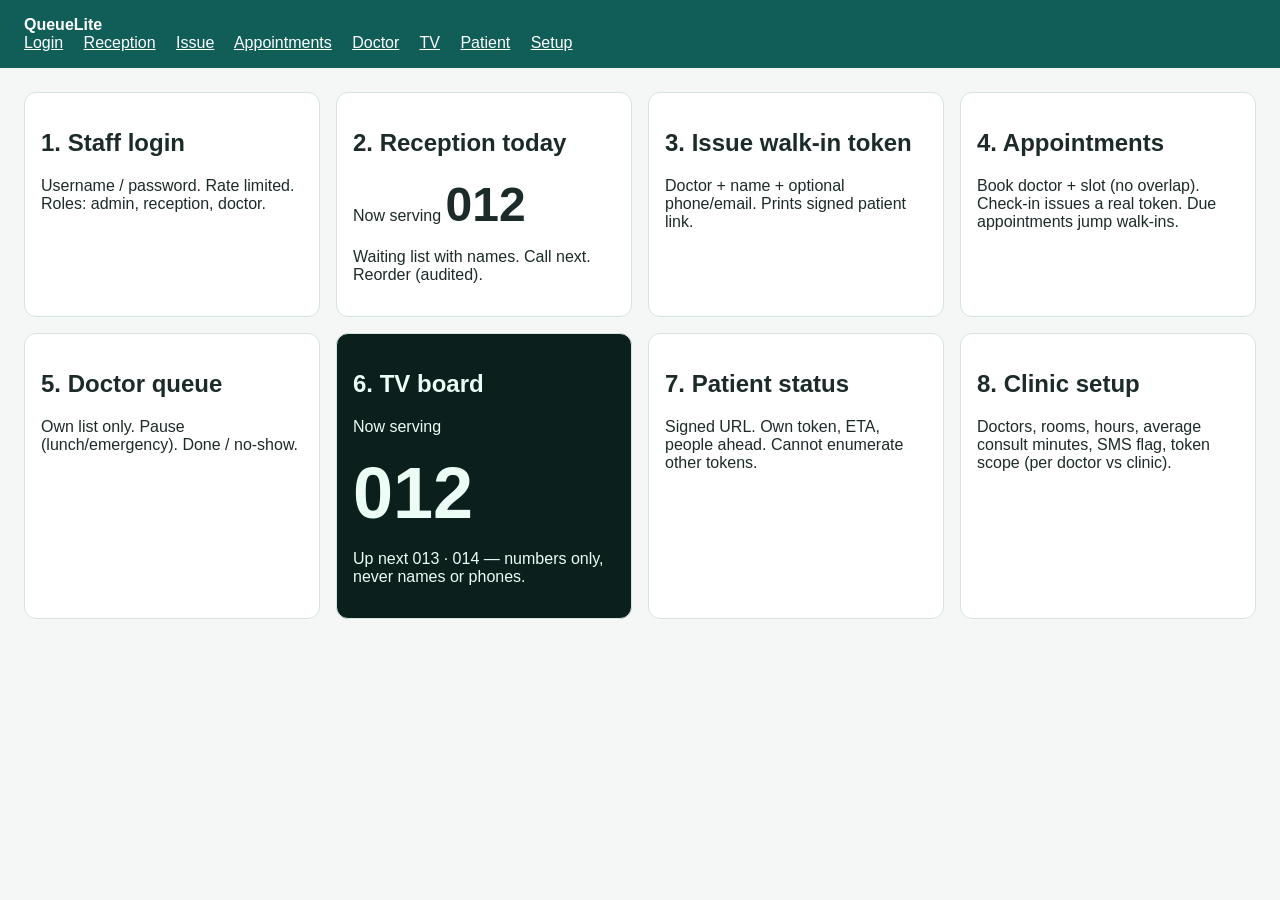
<file: design/queuelite/index.html>
<!DOCTYPE html>
<html lang="en">
<head>
  <meta charset="utf-8">
  <title>QueueLite UI prototype</title>
  <style>
    :root { font-family: "Source Sans 3", sans-serif; background: #f4f7f6; color: #1c2b29; }
    body { margin: 0; }
    header { background: #115e59; color: #fff; padding: 1rem 1.5rem; }
    main { display: grid; grid-template-columns: repeat(auto-fit, minmax(280px, 1fr)); gap: 1rem; padding: 1.5rem; }
    article { background: #fff; border-radius: 12px; padding: 1rem; border: 1px solid #d7e3df; }
    .token { font-size: 3rem; font-weight: 800; }
    nav a { color: #fff; margin-right: 1rem; }
    .tv { background: #0b1f1c; color: #ecfdf5; }
    .tv .token { font-size: 4.5rem; }
  </style>
</head>
<body>
  <header>
    <strong>QueueLite</strong>
    <nav>
      <a href="#login">Login</a>
      <a href="#reception">Reception</a>
      <a href="#issue">Issue</a>
      <a href="#appointments">Appointments</a>
      <a href="#doctor">Doctor</a>
      <a href="#tv">TV</a>
      <a href="#patient">Patient</a>
      <a href="#setup">Setup</a>
    </nav>
  </header>
  <main>
    <article id="login">
      <h2>1. Staff login</h2>
      <p>Username / password. Rate limited. Roles: admin, reception, doctor.</p>
    </article>
    <article id="reception">
      <h2>2. Reception today</h2>
      <p>Now serving <span class="token">012</span></p>
      <p>Waiting list with names. Call next. Reorder (audited).</p>
    </article>
    <article id="issue">
      <h2>3. Issue walk-in token</h2>
      <p>Doctor + name + optional phone/email. Prints signed patient link.</p>
    </article>
    <article id="appointments">
      <h2>4. Appointments</h2>
      <p>Book doctor + slot (no overlap). Check-in issues a real token. Due appointments jump walk-ins.</p>
    </article>
    <article id="doctor">
      <h2>5. Doctor queue</h2>
      <p>Own list only. Pause (lunch/emergency). Done / no-show.</p>
    </article>
    <article id="tv" class="tv">
      <h2>6. TV board</h2>
      <p>Now serving</p>
      <div class="token">012</div>
      <p>Up next 013 · 014 — numbers only, never names or phones.</p>
    </article>
    <article id="patient">
      <h2>7. Patient status</h2>
      <p>Signed URL. Own token, ETA, people ahead. Cannot enumerate other tokens.</p>
    </article>
    <article id="setup">
      <h2>8. Clinic setup</h2>
      <p>Doctors, rooms, hours, average consult minutes, SMS flag, token scope (per doctor vs clinic).</p>
    </article>
  </main>
</body>
</html>
</file>
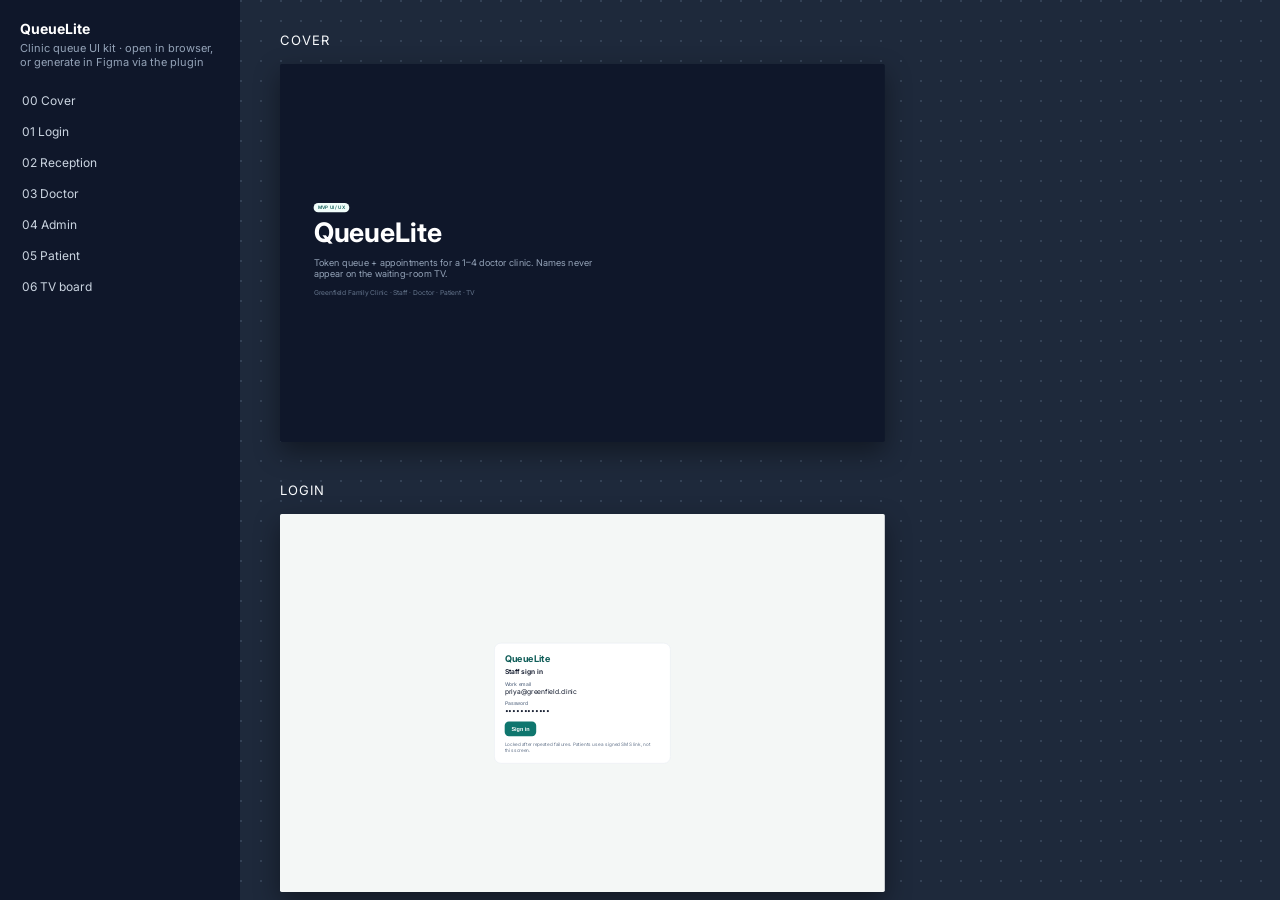
<file: design/queuelite/prototype/index.html>
<!DOCTYPE html>
<html lang="en">
<head>
  <meta charset="UTF-8" />
  <meta name="viewport" content="width=device-width, initial-scale=1" />
  <title>QueueLite — Figma-style UI kit</title>
  <link rel="preconnect" href="https://fonts.googleapis.com" />
  <link rel="preconnect" href="https://fonts.gstatic.com" crossorigin />
  <link href="https://fonts.googleapis.com/css2?family=Inter:wght@400;500;600;700&display=swap" rel="stylesheet" />
  <style>
    :root {
      --brand: #0f766e;
      --brand-dark: #115e59;
      --brand-soft: #f0fdfa;
      --ink: #0f172a;
      --ink2: #334155;
      --mute: #64748b;
      --line: #e2e8f0;
      --app: #f4f7f6;
      --card: #fff;
      --tv: #0b1220;
      --tv-card: #121a2b;
      --warn: #d97706;
      --ok: #059669;
      --danger: #dc2626;
      --pause: #7c3aed;
    }
    * { box-sizing: border-box; }
    html, body { margin: 0; height: 100%; font-family: Inter, system-ui, sans-serif; color: var(--ink); }
    body { display: grid; grid-template-columns: 240px 1fr; background: #1e293b; }
    nav {
      background: #0f172a;
      color: #e2e8f0;
      padding: 20px 12px;
      overflow: auto;
    }
    nav h1 { font-size: 14px; margin: 0 8px 4px; color: #fff; }
    nav p { font-size: 11px; margin: 0 8px 16px; color: #94a3b8; }
    nav a {
      display: block;
      color: #cbd5e1;
      text-decoration: none;
      font-size: 12px;
      padding: 8px 10px;
      border-radius: 8px;
    }
    nav a:hover, nav a.active { background: #115e59; color: #fff; }
    .canvas {
      overflow: auto;
      padding: 32px 40px 80px;
      background:
        radial-gradient(circle at 1px 1px, #334155 1px, transparent 0) 0 0 / 20px 20px,
        #1e293b;
    }
    .page-title { color: #f8fafc; font-size: 13px; letter-spacing: .08em; text-transform: uppercase; margin: 40px 0 16px; }
    .page-title:first-child { margin-top: 0; }
    .row { display: flex; flex-wrap: wrap; gap: 40px; align-items: flex-start; }
    .label { color: #94a3b8; font-size: 11px; margin-bottom: 8px; }
    .art-desktop { width: 1440px; height: 900px; background: var(--app); border-radius: 4px; overflow: hidden; box-shadow: 0 24px 60px rgba(0,0,0,.4); display: grid; grid-template-columns: 240px 1fr; transform: scale(0.42); transform-origin: top left; margin-bottom: calc(900px * -0.58); }
    .art-phone { width: 390px; height: 844px; background: var(--app); border-radius: 28px; overflow: hidden; box-shadow: 0 24px 60px rgba(0,0,0,.4); transform: scale(0.55); transform-origin: top left; margin-bottom: calc(844px * -0.45); padding: 48px 20px 24px; }
    .art-tv { width: 1920px; height: 1080px; background: var(--tv); color: #fff; border-radius: 4px; overflow: hidden; box-shadow: 0 24px 60px rgba(0,0,0,.4); transform: scale(0.32); transform-origin: top left; margin-bottom: calc(1080px * -0.68); padding: 48px; }
    .wrap-d { width: calc(1440px * 0.42); height: calc(900px * 0.42); }
    .wrap-p { width: calc(390px * 0.55); height: calc(844px * 0.55); }
    .wrap-t { width: calc(1920px * 0.32); height: calc(1080px * 0.32); }
    .side { background: var(--ink); color: #fff; padding: 20px; display: flex; flex-direction: column; gap: 8px; }
    .side .clinic { font-size: 11px; color: #94a3b8; margin-bottom: 12px; }
    .side .navitem { padding: 10px 12px; border-radius: 8px; font-size: 13px; }
    .side .navitem.on { background: var(--brand); }
    .side .who { margin-top: auto; font-size: 12px; color: #cbd5e1; }
    .main { display: flex; flex-direction: column; min-width: 0; }
    .top { height: 64px; background: #fff; border-bottom: 1px solid var(--line); display: flex; align-items: center; padding: 0 24px; font-size: 20px; font-weight: 700; }
    .body { padding: 24px; display: flex; flex-direction: column; gap: 16px; }
    .kpis { display: grid; grid-template-columns: repeat(4, 1fr); gap: 12px; }
    .kpi { background: #fff; border: 1px solid var(--line); border-radius: 12px; padding: 16px; }
    .kpi span { font-size: 12px; color: var(--mute); }
    .kpi strong { display: block; font-size: 24px; margin-top: 4px; }
    .btns { display: flex; gap: 8px; flex-wrap: wrap; }
    .btn { background: var(--brand); color: #fff; border: 0; border-radius: 10px; padding: 10px 16px; font-weight: 600; font-size: 13px; }
    .btn.ghost { background: #fff; color: var(--ink); border: 1px solid var(--line); }
    .btn.danger { background: var(--danger); }
    .qrow { background: #fff; border: 1px solid var(--line); border-radius: 12px; padding: 12px 16px; display: flex; justify-content: space-between; align-items: center; }
    .tok { background: var(--brand-soft); color: var(--brand-dark); font-weight: 700; padding: 6px 10px; border-radius: 8px; margin-right: 12px; }
    .qleft { display: flex; align-items: center; }
    .qleft small { color: var(--mute); font-size: 11px; }
    .pill { font-size: 11px; font-weight: 600; padding: 4px 10px; border-radius: 999px; }
    .waiting { background: #f1f5f9; }
    .called { background: #fffbeb; color: var(--warn); }
    .consult { background: var(--brand-soft); color: var(--brand-dark); }
    .done { background: #ecfdf5; color: var(--ok); }
    .noshow { background: #fef2f2; color: var(--danger); }
    .card { background: #fff; border: 1px solid var(--line); border-radius: 16px; padding: 24px; }
    .field { font-size: 12px; color: var(--mute); font-weight: 500; margin-top: 10px; }
    .slots { display: flex; gap: 8px; flex-wrap: wrap; }
    .slot { border-radius: 10px; padding: 12px 8px; width: 110px; text-align: center; font-weight: 600; font-size: 13px; background: var(--brand-soft); border: 1px solid var(--brand); color: var(--brand-dark); }
    .slot.taken { background: #f1f5f9; border-color: var(--line); color: var(--mute); }
    .banner { background: #f5f3ff; border-radius: 12px; padding: 12px 16px; display: flex; justify-content: space-between; align-items: center; color: var(--pause); font-weight: 600; }
    .cover { width: 1440px; height: 900px; background: var(--ink); color: #fff; display: flex; flex-direction: column; justify-content: center; padding: 80px; transform: scale(0.42); transform-origin: top left; }
    .cover h2 { font-size: 64px; margin: 12px 0; }
    .login-art { display: flex; align-items: center; justify-content: center; }
    .phone-token { font-size: 56px; font-weight: 700; color: var(--brand-dark); margin: 0; }
    .tv-now { background: var(--tv-card); border-radius: 24px; text-align: center; padding: 32px; }
    .tv-now .n { font-size: 160px; font-weight: 700; line-height: 1; }
    .tv-up { display: grid; grid-template-columns: 1fr 1fr 1fr; gap: 16px; margin-top: 24px; }
    .tv-up div { background: var(--tv-card); border-radius: 20px; text-align: center; padding: 24px; }
    .tv-up strong { font-size: 56px; display: block; }
    .denied { border-color: var(--danger); }
  </style>
</head>
<body>
  <nav>
    <h1>QueueLite</h1>
    <p>Clinic queue UI kit · open in browser, or generate in Figma via the plugin</p>
    <a href="#cover">00 Cover</a>
    <a href="#login">01 Login</a>
    <a href="#reception">02 Reception</a>
    <a href="#doctor">03 Doctor</a>
    <a href="#admin">04 Admin</a>
    <a href="#patient">05 Patient</a>
    <a href="#tv">06 TV board</a>
  </nav>
  <div class="canvas">
    <div class="page-title" id="cover">Cover</div>
    <div class="wrap-d">
      <div class="art-desktop cover" style="display:flex;grid-template-columns:none">
        <div>
          <span class="pill consult">MVP UI / UX</span>
          <h2>QueueLite</h2>
          <p style="font-size:22px;color:#94a3b8;max-width:720px">Token queue + appointments for a 1–4 doctor clinic. Names never appear on the waiting-room TV.</p>
          <p style="color:#64748b">Greenfield Family Clinic · Staff · Doctor · Patient · TV</p>
        </div>
      </div>
    </div>

    <div class="page-title" id="login">Login</div>
    <div class="wrap-d">
      <div class="art-desktop login-art" style="grid-template-columns:1fr">
        <div class="card" style="width:420px">
          <div style="font-weight:700;color:var(--brand-dark);font-size:22px">QueueLite</div>
          <div style="font-weight:600;margin:8px 0 12px">Staff sign in</div>
          <div class="field">Work email</div>
          <div>priya@greenfield.clinic</div>
          <div class="field">Password</div>
          <div>••••••••••••</div>
          <div class="btns" style="margin-top:16px"><button class="btn">Sign in</button></div>
          <p style="font-size:11px;color:var(--mute);margin:12px 0 0">Locked after repeated failures. Patients use a signed SMS link, not this screen.</p>
        </div>
      </div>
    </div>

    <div class="page-title" id="reception">Reception</div>
    <div class="row">
      <div>
        <div class="label">Today’s queue</div>
        <div class="wrap-d">
          <div class="art-desktop">
            <aside class="side">
              <strong>QueueLite</strong>
              <div class="clinic">Greenfield Family Clinic</div>
              <div class="navitem on">Today</div>
              <div class="navitem">Appointments</div>
              <div class="navitem">Doctors</div>
              <div class="navitem">Hours & SMS</div>
              <div class="navitem">Audit</div>
              <div class="who">Priya · Reception<br>Sign out</div>
            </aside>
            <div class="main">
              <div class="top">Today’s queue</div>
              <div class="body">
                <div class="kpis">
                  <div class="kpi"><span>Waiting</span><strong>11</strong></div>
                  <div class="kpi"><span>Now serving</span><strong>A-14</strong></div>
                  <div class="kpi"><span>Appointments left</span><strong>7</strong></div>
                  <div class="kpi"><span>Avg wait</span><strong>18 min</strong></div>
                </div>
                <div class="btns">
                  <button class="btn">Issue token</button>
                  <button class="btn ghost">Book appointment</button>
                  <button class="btn">Call next</button>
                </div>
                <strong>Dr. Meera Shah · Room 1</strong>
                <div class="qrow"><div class="qleft"><span class="tok">A-14</span><div>Ananya K.<br><small>Walk-in</small></div></div><div><span class="pill called">Called</span></div></div>
                <div class="qrow"><div class="qleft"><span class="tok">A-15</span><div>Rahul M.<br><small>Appointment 10:30</small></div></div><div><span class="pill waiting">Waiting · ~12 min</span></div></div>
                <div class="qrow"><div class="qleft"><span class="tok">A-16</span><div>Fatima S.<br><small>Walk-in</small></div></div><div><span class="pill waiting">Waiting · ~24 min</span></div></div>
              </div>
            </div>
          </div>
        </div>
      </div>
      <div>
        <div class="label">Issue token</div>
        <div class="wrap-d">
          <div class="art-desktop">
            <aside class="side">
              <strong>QueueLite</strong>
              <div class="clinic">Greenfield Family Clinic</div>
              <div class="navitem on">Today</div>
              <div class="navitem">Appointments</div>
              <div class="navitem">Doctors</div>
              <div class="navitem">Hours & SMS</div>
              <div class="navitem">Audit</div>
              <div class="who">Priya · Reception</div>
            </aside>
            <div class="main">
              <div class="top">Issue token</div>
              <div class="body">
                <div class="card" style="max-width:560px">
                  <strong style="font-size:18px">New walk-in</strong>
                  <div class="field">Doctor</div>
                  <div>Dr. Meera Shah · GP · Room 1</div>
                  <div class="field">Patient name (staff only — never on TV)</div>
                  <div>Sanjay Rao</div>
                  <div class="field">Phone (notify when 2 ahead)</div>
                  <div>+91 98•••• 214</div>
                  <div class="btns" style="margin-top:16px">
                    <button class="btn">Issue next number</button>
                    <button class="btn ghost">Cancel</button>
                  </div>
                </div>
              </div>
            </div>
          </div>
        </div>
      </div>
      <div>
        <div class="label">Empty morning</div>
        <div class="wrap-d">
          <div class="art-desktop">
            <aside class="side">
              <strong>QueueLite</strong>
              <div class="clinic">Greenfield Family Clinic</div>
              <div class="navitem on">Today</div>
              <div class="who">Priya · Reception</div>
            </aside>
            <div class="main">
              <div class="top">Today’s queue</div>
              <div class="body">
                <div class="card" style="text-align:center;padding:48px">
                  <div style="font-size:20px;font-weight:700">No tokens yet this morning</div>
                  <p style="color:var(--ink2)">Issue the first walk-in token or check in an appointment.</p>
                  <button class="btn">Issue token</button>
                </div>
              </div>
            </div>
          </div>
        </div>
      </div>
      <div>
        <div class="label">Book appointment</div>
        <div class="wrap-d">
          <div class="art-desktop">
            <aside class="side">
              <strong>QueueLite</strong>
              <div class="clinic">Greenfield Family Clinic</div>
              <div class="navitem">Today</div>
              <div class="navitem on">Appointments</div>
              <div class="who">Priya · Reception</div>
            </aside>
            <div class="main">
              <div class="top">Book appointment</div>
              <div class="body">
                <strong>Wednesday 15 Aug · Dr. Arun Patel</strong>
                <div class="slots">
                  <div class="slot">09:00</div>
                  <div class="slot">09:20</div>
                  <div class="slot">09:40</div>
                  <div class="slot taken">10:00</div>
                  <div class="slot">10:20</div>
                  <div class="slot">10:40</div>
                  <div class="slot">11:00</div>
                  <div class="slot">11:20</div>
                </div>
                <p style="color:var(--mute);font-size:12px;margin:0">Taken slots cannot be double-booked. Walk-ins do not occupy calendar slots.</p>
                <button class="btn">Confirm 10:20 with Dr. Patel</button>
              </div>
            </div>
          </div>
        </div>
      </div>
    </div>

    <div class="page-title" id="doctor">Doctor</div>
    <div class="row">
      <div>
        <div class="label">Live queue</div>
        <div class="wrap-d">
          <div class="art-desktop">
            <aside class="side">
              <strong>QueueLite</strong>
              <div class="clinic">Greenfield Family Clinic</div>
              <div class="navitem on">My queue</div>
              <div class="who">Dr. Meera Shah</div>
            </aside>
            <div class="main">
              <div class="top">My queue</div>
              <div class="body">
                <div class="banner"><span>Queue is live · Room 1</span><button class="btn ghost">Pause queue</button></div>
                <div class="qrow"><div class="qleft"><span class="tok">A-14</span><div>Ananya K.<br><small>In your room</small></div></div><span class="pill consult">In consult</span></div>
                <div class="qrow"><div class="qleft"><span class="tok">A-15</span><div>Rahul M.<br><small>Next</small></div></div><span class="pill waiting">Waiting</span></div>
                <div class="btns">
                  <button class="btn">Mark done</button>
                  <button class="btn danger">No-show</button>
                  <button class="btn">Call next</button>
                </div>
              </div>
            </div>
          </div>
        </div>
      </div>
      <div>
        <div class="label">Paused</div>
        <div class="wrap-d">
          <div class="art-desktop">
            <aside class="side">
              <strong>QueueLite</strong>
              <div class="clinic">Greenfield Family Clinic</div>
              <div class="navitem on">My queue</div>
              <div class="who">Dr. Meera Shah</div>
            </aside>
            <div class="main">
              <div class="top">My queue</div>
              <div class="body">
                <div class="banner" style="display:block">
                  <div>Paused — lunch / emergency</div>
                  <div style="font-weight:400;color:var(--ink2);font-size:13px;margin-top:6px">TV shows PAUSED. New tokens still issue; call next is disabled until you resume.</div>
                </div>
                <button class="btn">Resume queue</button>
              </div>
            </div>
          </div>
        </div>
      </div>
    </div>

    <div class="page-title" id="admin">Admin</div>
    <div class="row">
      <div>
        <div class="label">Doctors & rooms</div>
        <div class="wrap-d">
          <div class="art-desktop">
            <aside class="side">
              <strong>QueueLite</strong>
              <div class="clinic">Greenfield Family Clinic</div>
              <div class="navitem">Today</div>
              <div class="navitem on">Doctors</div>
              <div class="who">Clinic admin</div>
            </aside>
            <div class="main">
              <div class="top">Doctors & rooms</div>
              <div class="body" style="flex-direction:row;gap:16px">
                <div class="card" style="width:360px">
                  <div style="font-size:18px;font-weight:700">Dr. Meera Shah</div>
                  <p>GP · Room 1 · 12 min avg</p>
                  <span class="pill consult">Token prefix A</span>
                </div>
                <div class="card" style="width:360px">
                  <div style="font-size:18px;font-weight:700">Dr. Arun Patel</div>
                  <p>Dental · Room 2 · 20 min avg</p>
                  <span class="pill consult">Token prefix B</span>
                </div>
              </div>
            </div>
          </div>
        </div>
      </div>
      <div>
        <div class="label">Hours, SMS, audit, denied</div>
        <div class="wrap-d">
          <div class="art-desktop">
            <aside class="side">
              <strong>QueueLite</strong>
              <div class="clinic">Greenfield Family Clinic</div>
              <div class="navitem on">Hours & SMS</div>
              <div class="who">Clinic admin</div>
            </aside>
            <div class="main">
              <div class="top">Hours & SMS</div>
              <div class="body">
                <div class="card" style="max-width:640px">
                  <strong>Working hours</strong>
                  <p>Mon–Sat 09:00–13:00 and 16:00–20:00</p>
                  <strong>Notify when N people ahead</strong>
                  <p>N = 2 · SMS flag ON · Email fallback in dev</p>
                  <p style="color:var(--warn);font-weight:600;font-size:12px">TV board never shows names or phone numbers.</p>
                </div>
                <div class="card denied" style="max-width:640px">
                  <div style="color:var(--danger);font-weight:700;font-size:18px">You cannot open another clinic</div>
                  <p>Reception is limited to this tenant. Isolation is enforced on every screen.</p>
                </div>
              </div>
            </div>
          </div>
        </div>
      </div>
    </div>

    <div class="page-title" id="patient">Patient (signed link, no account)</div>
    <div class="row">
      <div>
        <div class="label">Waiting · 2 ahead</div>
        <div class="wrap-p">
          <div class="art-phone">
            <div style="font-size:12px;color:var(--mute)">Greenfield Family Clinic</div>
            <div>Your token</div>
            <p class="phone-token">A-16</p>
            <span class="pill called">2 people ahead</span>
            <div class="card" style="margin-top:16px">
              <div style="font-size:22px;font-weight:700">About 24 min</div>
              <p style="font-size:12px;color:var(--ink2)">We’ll text you when you are 2 ahead. Keep this link — it cannot be guessed.</p>
            </div>
            <p style="color:var(--mute);font-size:13px">Now serving A-14 · Dr. Shah</p>
          </div>
        </div>
      </div>
      <div>
        <div class="label">You’re next</div>
        <div class="wrap-p">
          <div class="art-phone">
            <h3 style="margin:0">You’re next</h3>
            <p class="phone-token" style="color:var(--warn)">A-16</p>
            <p>Please wait near Room 1. Your name is not shown on the TV.</p>
          </div>
        </div>
      </div>
      <div>
        <div class="label">Called</div>
        <div class="wrap-p">
          <div class="art-phone">
            <h3 style="margin:0;color:var(--brand-dark)">Please come in</h3>
            <p class="phone-token">A-16</p>
            <p>Room 1 · Dr. Meera Shah</p>
          </div>
        </div>
      </div>
      <div>
        <div class="label">Invalid link</div>
        <div class="wrap-p">
          <div class="art-phone">
            <h3 style="margin:0;color:var(--danger)">This status link is invalid</h3>
            <p>It may have expired, or the address was typed by hand. Ask reception for a new SMS. Token numbers are not public URLs.</p>
          </div>
        </div>
      </div>
    </div>

    <div class="page-title" id="tv">TV board (numbers only)</div>
    <div class="row">
      <div>
        <div class="label">Live</div>
        <div class="wrap-t">
          <div class="art-tv">
            <div style="display:flex;justify-content:space-between;align-items:center">
              <strong style="font-size:28px">Greenfield Family Clinic</strong>
              <span style="color:#94a3b8;font-size:20px">Wed 15 Aug · 09:42</span>
            </div>
            <div class="tv-now">
              <div style="color:#94a3b8">Now serving</div>
              <div class="n">A-14</div>
              <div style="color:#94a3b8;font-size:24px">Room 1</div>
            </div>
            <div class="tv-up">
              <div><span style="color:#94a3b8">Up next</span><strong>A-15</strong></div>
              <div><span style="color:#94a3b8">Up next</span><strong>A-16</strong></div>
              <div><span style="color:#94a3b8">Up next</span><strong>A-17</strong></div>
            </div>
            <p style="color:#64748b">Token numbers only. Names are never displayed.</p>
          </div>
        </div>
      </div>
      <div>
        <div class="label">Paused</div>
        <div class="wrap-t">
          <div class="art-tv">
            <div style="display:flex;justify-content:space-between">
              <strong style="font-size:28px">Greenfield Family Clinic</strong>
              <span style="color:#c4b5fd;font-size:20px">PAUSED</span>
            </div>
            <div class="tv-now">
              <div style="color:#94a3b8">Paused</div>
              <div class="n" style="color:#c4b5fd">—</div>
              <div style="color:#94a3b8;font-size:24px">Doctor will resume shortly</div>
            </div>
          </div>
        </div>
      </div>
    </div>
  </div>
</body>
</html>
</file>
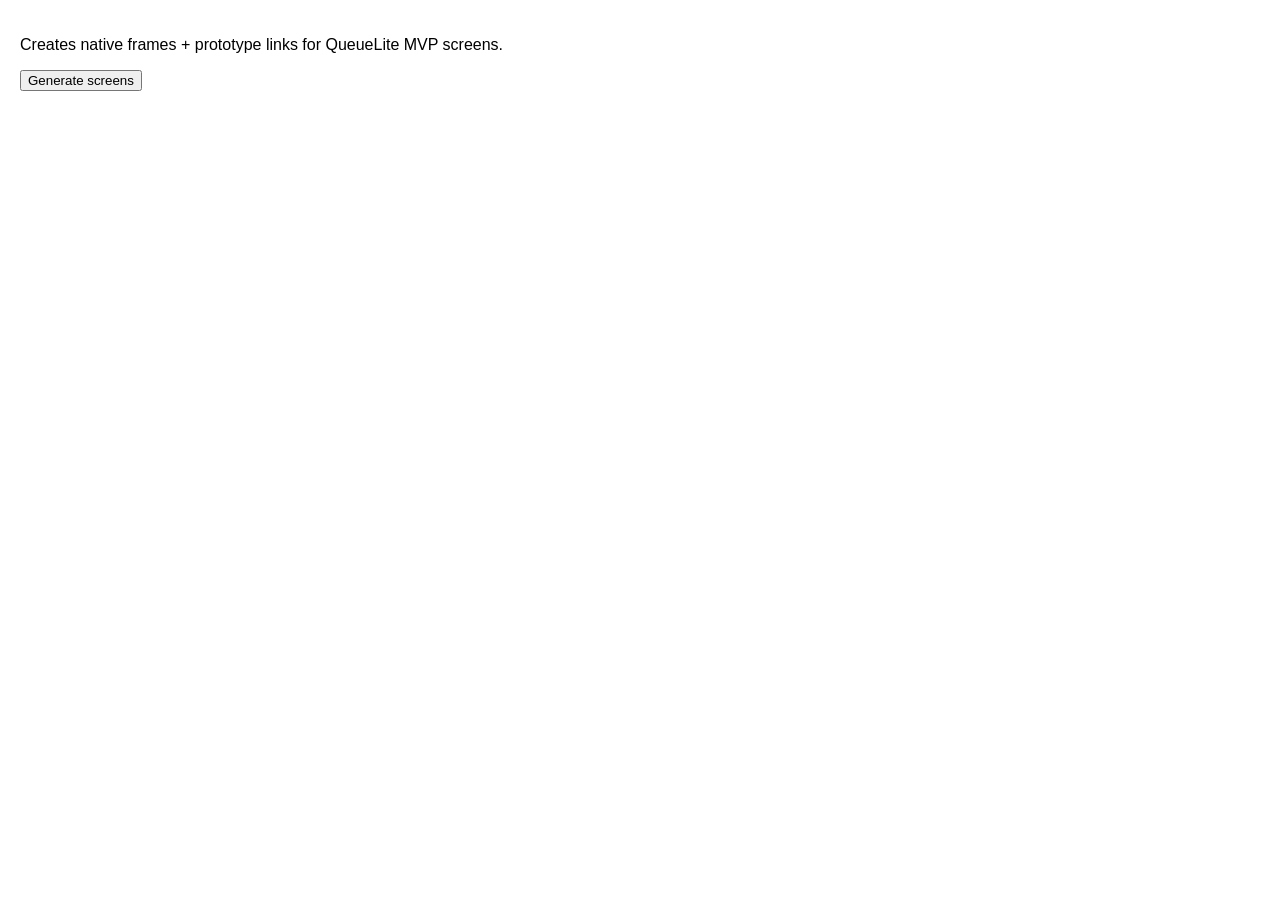
<file: design/queuelite/figma-plugin/ui.html>
<!DOCTYPE html>
<html>
<body style="font-family: sans-serif; padding: 12px;">
  <p>Creates native frames + prototype links for QueueLite MVP screens.</p>
  <button id="go">Generate screens</button>
  <script>
    document.getElementById("go").onclick = () => {
      parent.postMessage({ pluginMessage: { type: "generate" } }, "*");
    };
  </script>
</body>
</html>
</file>
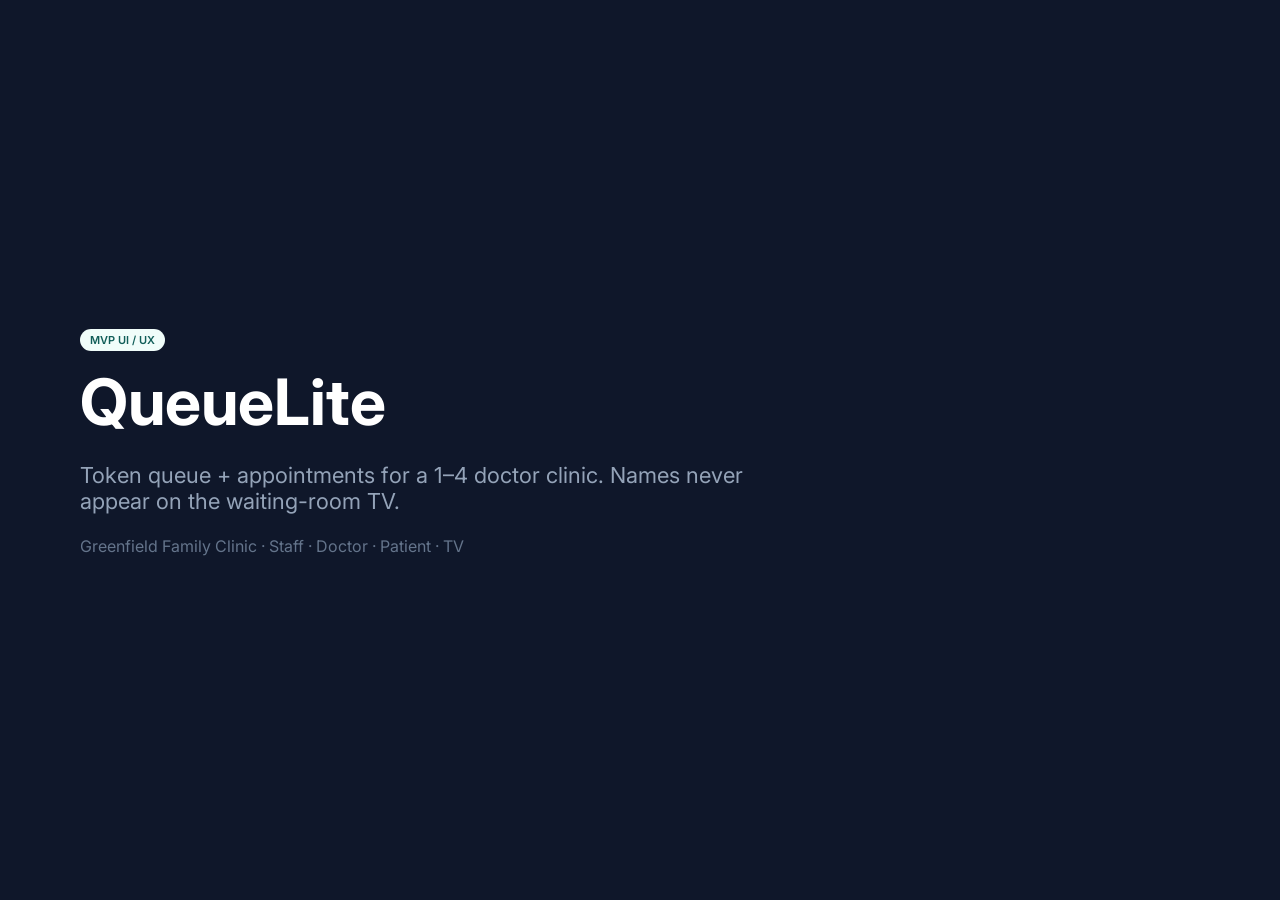
<file: design/queuelite/frames/capture.html>
<!DOCTYPE html>
<html lang="en">
<head>
  <meta charset="UTF-8" />
  <title>QueueLite frames</title>
  <link rel="preconnect" href="https://fonts.googleapis.com" />
  <link href="https://fonts.googleapis.com/css2?family=Inter:wght@400;500;600;700&display=swap" rel="stylesheet" />
  <link rel="stylesheet" href="ui.css" />
</head>
<body>
  <section data-frame="cover" data-w="1440" data-h="900" class="cover">
    <div>
      <span class="pill consult">MVP UI / UX</span>
      <h1>QueueLite</h1>
      <p style="font-size:22px;color:#94a3b8;max-width:720px">Token queue + appointments for a 1–4 doctor clinic. Names never appear on the waiting-room TV.</p>
      <p style="color:#64748b">Greenfield Family Clinic · Staff · Doctor · Patient · TV</p>
    </div>
  </section>

  <section data-frame="login" data-w="1440" data-h="900" class="desktop login-wrap" style="grid-template-columns:1fr">
    <div class="card" style="width:420px">
      <div style="font-weight:700;color:var(--brand-dark);font-size:22px">QueueLite</div>
      <div style="font-weight:600;margin:8px 0 12px">Staff sign in</div>
      <div class="field">Work email</div>
      <div>priya@greenfield.clinic</div>
      <div class="field">Password</div>
      <div>••••••••••••</div>
      <div class="btns" style="margin-top:16px"><button class="btn">Sign in</button></div>
      <p style="font-size:11px;color:var(--mute);margin:12px 0 0">Locked after repeated failures. Patients use a signed SMS link, not this screen.</p>
    </div>
  </section>

  <section data-frame="reception" data-w="1440" data-h="900" class="desktop">
    <aside class="side">
      <strong>QueueLite</strong>
      <div class="clinic">Greenfield Family Clinic</div>
      <div class="navitem on">Today</div>
      <div class="navitem">Appointments</div>
      <div class="navitem">Doctors</div>
      <div class="navitem">Hours & SMS</div>
      <div class="navitem">Audit</div>
      <div class="who">Priya · Reception<br>Sign out</div>
    </aside>
    <div class="main">
      <div class="top">Today’s queue</div>
      <div class="body">
        <div class="kpis">
          <div class="kpi"><span>Waiting</span><strong>11</strong></div>
          <div class="kpi"><span>Now serving</span><strong>A-14</strong></div>
          <div class="kpi"><span>Appointments left</span><strong>7</strong></div>
          <div class="kpi"><span>Avg wait</span><strong>18 min</strong></div>
        </div>
        <div class="btns">
          <button class="btn">Issue token</button>
          <button class="btn ghost">Book appointment</button>
          <button class="btn">Call next</button>
        </div>
        <strong>Dr. Meera Shah · Room 1</strong>
        <div class="qrow"><div class="qleft"><span class="tok">A-14</span><div>Ananya K.<br><small>Walk-in</small></div></div><span class="pill called">Called</span></div>
        <div class="qrow"><div class="qleft"><span class="tok">A-15</span><div>Rahul M.<br><small>Appointment 10:30</small></div></div><span class="pill waiting">Waiting · ~12 min</span></div>
        <div class="qrow"><div class="qleft"><span class="tok">A-16</span><div>Fatima S.<br><small>Walk-in</small></div></div><span class="pill waiting">Waiting · ~24 min</span></div>
      </div>
    </div>
  </section>

  <section data-frame="issue" data-w="1440" data-h="900" class="desktop">
    <aside class="side">
      <strong>QueueLite</strong>
      <div class="clinic">Greenfield Family Clinic</div>
      <div class="navitem on">Today</div>
      <div class="navitem">Appointments</div>
      <div class="who">Priya · Reception</div>
    </aside>
    <div class="main">
      <div class="top">Issue token</div>
      <div class="body">
        <div class="card" style="max-width:560px">
          <strong style="font-size:18px">New walk-in</strong>
          <div class="field">Doctor</div>
          <div>Dr. Meera Shah · GP · Room 1</div>
          <div class="field">Patient name (staff only — never on TV)</div>
          <div>Sanjay Rao</div>
          <div class="field">Phone (notify when 2 ahead)</div>
          <div>+91 98•••• 214</div>
          <div class="btns" style="margin-top:16px">
            <button class="btn">Issue next number</button>
            <button class="btn ghost">Cancel</button>
          </div>
        </div>
      </div>
    </div>
  </section>

  <section data-frame="book" data-w="1440" data-h="900" class="desktop">
    <aside class="side">
      <strong>QueueLite</strong>
      <div class="clinic">Greenfield Family Clinic</div>
      <div class="navitem">Today</div>
      <div class="navitem on">Appointments</div>
      <div class="who">Priya · Reception</div>
    </aside>
    <div class="main">
      <div class="top">Book appointment</div>
      <div class="body">
        <strong>Wednesday 15 Aug · Dr. Arun Patel</strong>
        <div class="slots">
          <div class="slot">09:00</div><div class="slot">09:20</div><div class="slot">09:40</div>
          <div class="slot taken">10:00</div><div class="slot">10:20</div><div class="slot">10:40</div>
          <div class="slot">11:00</div><div class="slot">11:20</div>
        </div>
        <p style="color:var(--mute);font-size:12px;margin:0">Taken slots cannot be double-booked. Walk-ins do not occupy calendar slots.</p>
        <button class="btn">Confirm 10:20 with Dr. Patel</button>
      </div>
    </div>
  </section>

  <section data-frame="doctor" data-w="1440" data-h="900" class="desktop">
    <aside class="side">
      <strong>QueueLite</strong>
      <div class="clinic">Greenfield Family Clinic</div>
      <div class="navitem on">My queue</div>
      <div class="who">Dr. Meera Shah · Doctor</div>
    </aside>
    <div class="main">
      <div class="top">My queue</div>
      <div class="body">
        <div class="banner"><span>Queue is live · Room 1</span><button class="btn ghost">Pause queue</button></div>
        <div class="qrow"><div class="qleft"><span class="tok">A-14</span><div>Ananya K.<br><small>In your room</small></div></div><span class="pill consult">In consult</span></div>
        <div class="qrow"><div class="qleft"><span class="tok">A-15</span><div>Rahul M.<br><small>Next</small></div></div><span class="pill waiting">Waiting</span></div>
        <div class="btns">
          <button class="btn">Mark done</button>
          <button class="btn danger">No-show</button>
          <button class="btn">Call next</button>
        </div>
      </div>
    </div>
  </section>

  <section data-frame="paused" data-w="1440" data-h="900" class="desktop">
    <aside class="side">
      <strong>QueueLite</strong>
      <div class="clinic">Greenfield Family Clinic</div>
      <div class="navitem on">My queue</div>
      <div class="who">Dr. Meera Shah · Doctor</div>
    </aside>
    <div class="main">
      <div class="top">My queue</div>
      <div class="body">
        <div class="banner" style="display:block">
          <div>Paused — lunch / emergency</div>
          <div style="font-weight:400;color:var(--ink2);font-size:13px;margin-top:6px">TV shows PAUSED. Call next is disabled until you resume.</div>
        </div>
        <button class="btn">Resume queue</button>
      </div>
    </div>
  </section>

  <section data-frame="admin" data-w="1440" data-h="900" class="desktop">
    <aside class="side">
      <strong>QueueLite</strong>
      <div class="clinic">Greenfield Family Clinic</div>
      <div class="navitem">Today</div>
      <div class="navitem on">Doctors</div>
      <div class="who">Kavita · Admin</div>
    </aside>
    <div class="main">
      <div class="top">Doctors & rooms</div>
      <div class="body" style="flex-direction:row;gap:16px">
        <div class="card" style="width:360px">
          <div style="font-size:18px;font-weight:700">Dr. Meera Shah</div>
          <p>GP · Room 1 · 12 min avg</p>
          <span class="pill consult">Token prefix A</span>
        </div>
        <div class="card" style="width:360px">
          <div style="font-size:18px;font-weight:700">Dr. Arun Patel</div>
          <p>Dental · Room 2 · 20 min avg</p>
          <span class="pill consult">Token prefix B</span>
        </div>
      </div>
    </div>
  </section>

  <section data-frame="patient-waiting" data-w="390" data-h="844" class="phone">
    <div style="font-size:12px;color:var(--mute)">Greenfield Family Clinic</div>
    <div>Your token</div>
    <p class="phone-token">A-16</p>
    <span class="pill called">2 people ahead</span>
    <div class="card" style="margin-top:16px">
      <div style="font-size:22px;font-weight:700">About 24 min</div>
      <p style="font-size:12px;color:var(--ink2)">We’ll text you when you are 2 ahead. This link cannot be guessed.</p>
    </div>
    <p style="color:var(--mute);font-size:13px">Now serving A-14 · Dr. Shah</p>
  </section>

  <section data-frame="patient-called" data-w="390" data-h="844" class="phone">
    <h3 style="margin:0;color:var(--brand-dark)">Please come in</h3>
    <p class="phone-token">A-16</p>
    <p>Room 1 · Dr. Meera Shah</p>
  </section>

  <section data-frame="tv" data-w="1920" data-h="1080" class="tv">
    <div style="display:flex;justify-content:space-between;align-items:center">
      <strong style="font-size:28px">Greenfield Family Clinic</strong>
      <span style="color:#94a3b8;font-size:20px">Wed 15 Aug · 09:42</span>
    </div>
    <div class="tv-now">
      <div style="color:#94a3b8">Now serving</div>
      <div class="n">A-14</div>
      <div style="color:#94a3b8;font-size:24px">Room 1</div>
    </div>
    <div class="tv-up">
      <div><span style="color:#94a3b8">Up next</span><strong>A-15</strong></div>
      <div><span style="color:#94a3b8">Up next</span><strong>A-16</strong></div>
      <div><span style="color:#94a3b8">Up next</span><strong>A-17</strong></div>
    </div>
    <p style="color:#64748b">Token numbers only. Names are never displayed.</p>
  </section>

  <script>
    const id = new URLSearchParams(location.search).get("frame") || "cover";
    const el = document.querySelector('[data-frame="' + id + '"]');
    if (el) {
      el.classList.add("show");
      document.title = "QueueLite · " + id;
    }
  </script>
</body>
</html>
</file>
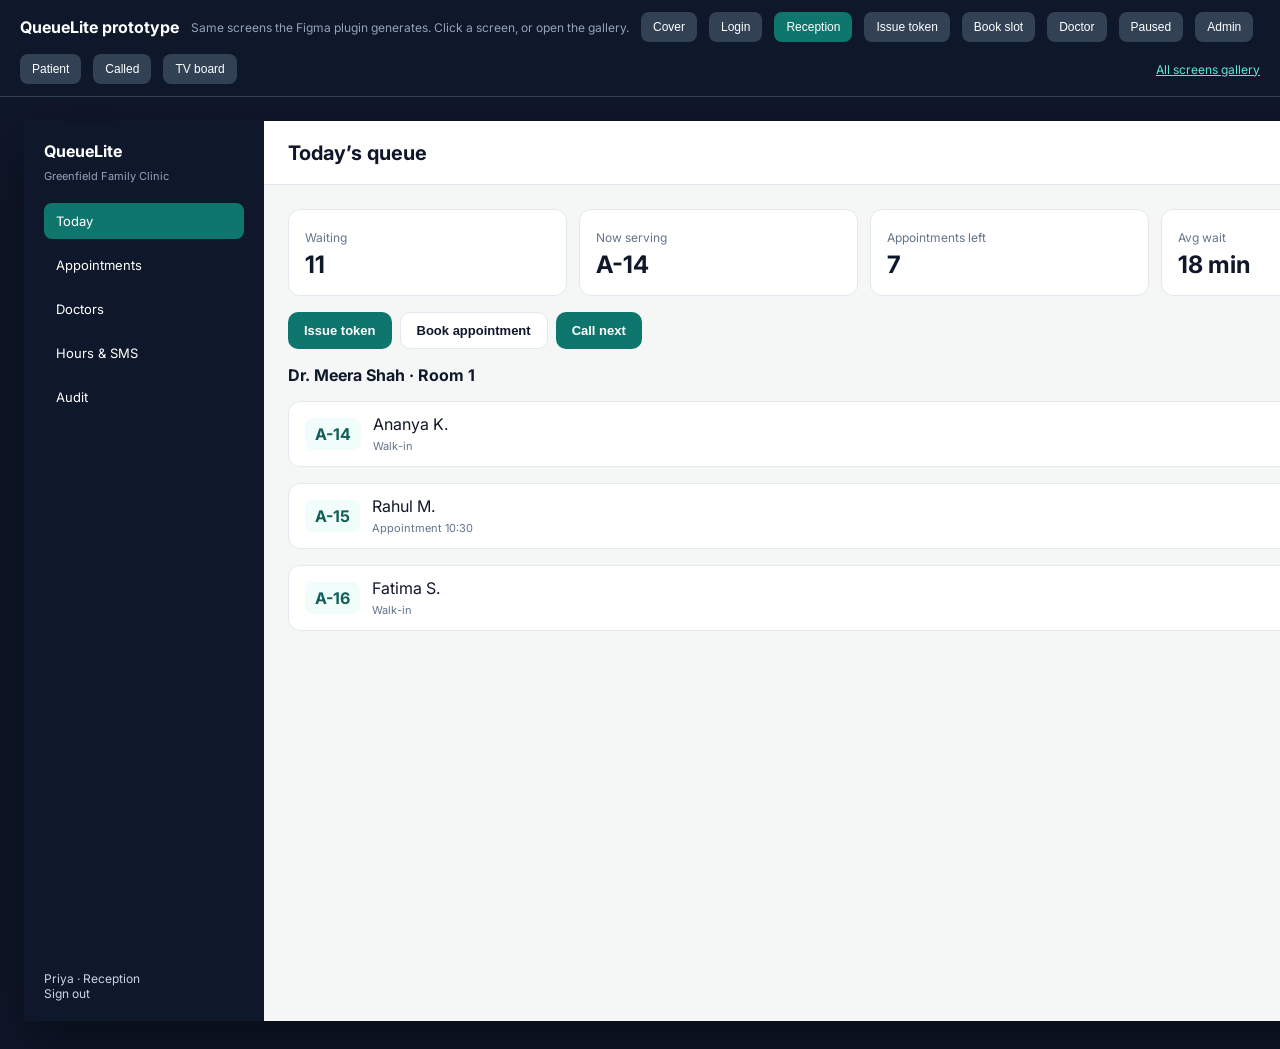
<file: design/queuelite/prototype/app.html>
<!DOCTYPE html>
<html lang="en">
<head>
  <meta charset="UTF-8" />
  <meta name="viewport" content="width=device-width, initial-scale=1" />
  <title>QueueLite — clickable prototype</title>
  <link rel="preconnect" href="https://fonts.googleapis.com" />
  <link href="https://fonts.googleapis.com/css2?family=Inter:wght@400;500;600;700&display=swap" rel="stylesheet" />
  <link rel="stylesheet" href="../frames/ui.css" />
  <style>
    body { background: #0f172a; color: #e2e8f0; min-height: 100vh; }
    .bar { padding: 12px 20px; display: flex; gap: 12px; align-items: center; flex-wrap: wrap; border-bottom: 1px solid #334155; }
    .bar strong { color: #fff; }
    .bar button { background: #334155; color: #fff; border: 0; border-radius: 8px; padding: 8px 12px; cursor: pointer; font-size: 12px; }
    .bar button.on { background: #0f766e; }
    .stage { padding: 24px; overflow: auto; }
    .hint { font-size: 12px; color: #94a3b8; }
    iframe { border: 0; background: #000; box-shadow: 0 24px 60px rgba(0,0,0,.45); }
  </style>
</head>
<body>
  <div class="bar">
    <strong>QueueLite prototype</strong>
    <span class="hint">Same screens the Figma plugin generates. Click a screen, or open the gallery.</span>
    <button data-go="cover">Cover</button>
    <button data-go="login">Login</button>
    <button data-go="reception" class="on">Reception</button>
    <button data-go="issue">Issue token</button>
    <button data-go="book">Book slot</button>
    <button data-go="doctor">Doctor</button>
    <button data-go="paused">Paused</button>
    <button data-go="admin">Admin</button>
    <button data-go="patient-waiting">Patient</button>
    <button data-go="patient-called">Called</button>
    <button data-go="tv">TV board</button>
    <a href="index.html" style="color:#5eead4;font-size:12px;margin-left:auto">All screens gallery</a>
  </div>
  <div class="stage">
    <iframe id="frame" src="../frames/capture.html?frame=reception" width="1440" height="900"></iframe>
  </div>
  <script>
    const sizes = {
      cover: [1440, 900], login: [1440, 900], reception: [1440, 900], issue: [1440, 900],
      book: [1440, 900], doctor: [1440, 900], paused: [1440, 900], admin: [1440, 900],
      "patient-waiting": [390, 844], "patient-called": [390, 844], tv: [1920, 1080]
    };
    document.querySelectorAll("[data-go]").forEach((b) => {
      b.onclick = () => {
        document.querySelectorAll("[data-go]").forEach((x) => x.classList.remove("on"));
        b.classList.add("on");
        const id = b.getAttribute("data-go");
        const [w, h] = sizes[id];
        const f = document.getElementById("frame");
        f.width = w;
        f.height = h;
        f.src = "../frames/capture.html?frame=" + id;
      };
    });
  </script>
</body>
</html>
</file>
<file: design/queuelite/frames/ui.css>
:root {
  --brand: #0f766e;
  --brand-dark: #115e59;
  --brand-soft: #f0fdfa;
  --ink: #0f172a;
  --ink2: #334155;
  --mute: #64748b;
  --line: #e2e8f0;
  --app: #f4f7f6;
  --tv: #0b1220;
  --tv-card: #121a2b;
  --warn: #d97706;
  --ok: #059669;
  --danger: #dc2626;
  --pause: #7c3aed;
}
* { box-sizing: border-box; }
body {
  margin: 0;
  font-family: Inter, system-ui, sans-serif;
  color: var(--ink);
  background: #000;
}
.desktop { width: 1440px; height: 900px; display: grid; grid-template-columns: 240px 1fr; background: var(--app); overflow: hidden; }
.phone { width: 390px; height: 844px; background: var(--app); padding: 48px 20px 24px; display: flex; flex-direction: column; gap: 8px; }
.tv { width: 1920px; height: 1080px; background: var(--tv); color: #fff; padding: 48px; display: flex; flex-direction: column; }
.cover { width: 1440px; height: 900px; background: var(--ink); color: #fff; display: flex; flex-direction: column; justify-content: center; padding: 80px; }
.cover h1 { font-size: 64px; margin: 12px 0; }
.side { background: var(--ink); color: #fff; padding: 20px; display: flex; flex-direction: column; gap: 8px; }
.side .clinic { font-size: 11px; color: #94a3b8; margin-bottom: 12px; }
.navitem { padding: 10px 12px; border-radius: 8px; font-size: 13px; }
.navitem.on { background: var(--brand); }
.who { margin-top: auto; font-size: 12px; color: #cbd5e1; }
.main { display: flex; flex-direction: column; min-width: 0; }
.top { height: 64px; background: #fff; border-bottom: 1px solid var(--line); display: flex; align-items: center; padding: 0 24px; font-size: 20px; font-weight: 700; }
.body { padding: 24px; display: flex; flex-direction: column; gap: 16px; }
.kpis { display: grid; grid-template-columns: repeat(4, 1fr); gap: 12px; }
.kpi { background: #fff; border: 1px solid var(--line); border-radius: 12px; padding: 16px; }
.kpi span { font-size: 12px; color: var(--mute); }
.kpi strong { display: block; font-size: 24px; margin-top: 4px; }
.btns { display: flex; gap: 8px; flex-wrap: wrap; }
.btn { background: var(--brand); color: #fff; border: 0; border-radius: 10px; padding: 10px 16px; font-weight: 600; font-size: 13px; cursor: pointer; }
.btn.ghost { background: #fff; color: var(--ink); border: 1px solid var(--line); }
.btn.danger { background: var(--danger); }
.qrow { background: #fff; border: 1px solid var(--line); border-radius: 12px; padding: 12px 16px; display: flex; justify-content: space-between; align-items: center; }
.tok { background: var(--brand-soft); color: var(--brand-dark); font-weight: 700; padding: 6px 10px; border-radius: 8px; margin-right: 12px; }
.qleft { display: flex; align-items: center; }
.qleft small { color: var(--mute); font-size: 11px; }
.pill { font-size: 11px; font-weight: 600; padding: 4px 10px; border-radius: 999px; display: inline-block; }
.waiting { background: #f1f5f9; }
.called { background: #fffbeb; color: var(--warn); }
.consult { background: var(--brand-soft); color: var(--brand-dark); }
.card { background: #fff; border: 1px solid var(--line); border-radius: 16px; padding: 24px; }
.field { font-size: 12px; color: var(--mute); font-weight: 500; margin-top: 10px; }
.slots { display: flex; gap: 8px; flex-wrap: wrap; }
.slot { border-radius: 10px; padding: 12px 8px; width: 110px; text-align: center; font-weight: 600; font-size: 13px; background: var(--brand-soft); border: 1px solid var(--brand); color: var(--brand-dark); }
.slot.taken { background: #f1f5f9; border-color: var(--line); color: var(--mute); }
.banner { background: #f5f3ff; border-radius: 12px; padding: 12px 16px; display: flex; justify-content: space-between; align-items: center; color: var(--pause); font-weight: 600; }
.login-wrap { display: flex; align-items: center; justify-content: center; }
.phone-token { font-size: 56px; font-weight: 700; color: var(--brand-dark); margin: 8px 0; }
.tv-now { background: var(--tv-card); border-radius: 24px; text-align: center; padding: 32px; margin-top: 24px; }
.tv-now .n { font-size: 160px; font-weight: 700; line-height: 1; }
.tv-up { display: grid; grid-template-columns: 1fr 1fr 1fr; gap: 16px; margin-top: 24px; }
.tv-up div { background: var(--tv-card); border-radius: 20px; text-align: center; padding: 24px; }
.tv-up strong { font-size: 56px; display: block; }
.denied { border-color: var(--danger); }
[data-frame] { display: none; }
[data-frame].show { display: grid; }
[data-frame].show.phone,
[data-frame].show.cover,
[data-frame].show.tv { display: flex; flex-direction: column; }
[data-frame].show.login-wrap { display: flex; }
.cover.show { display: flex; }
</file>
